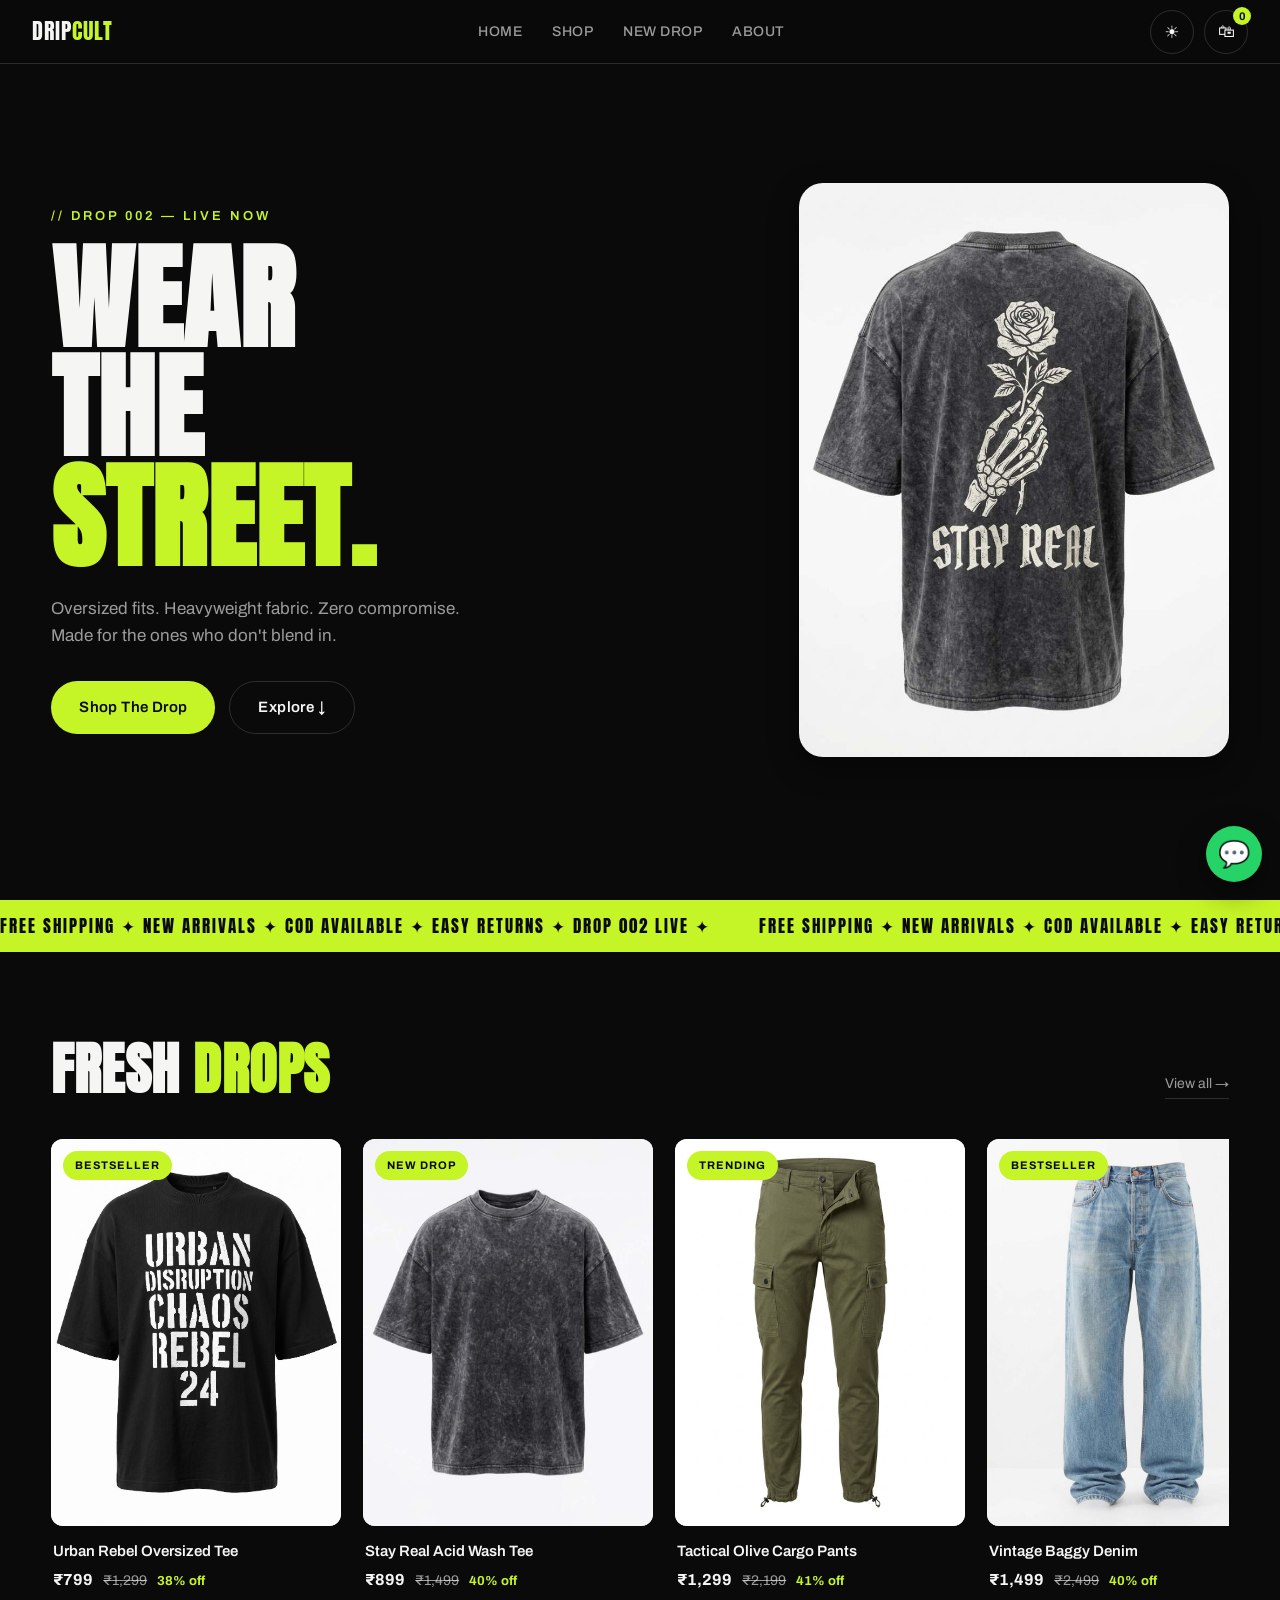
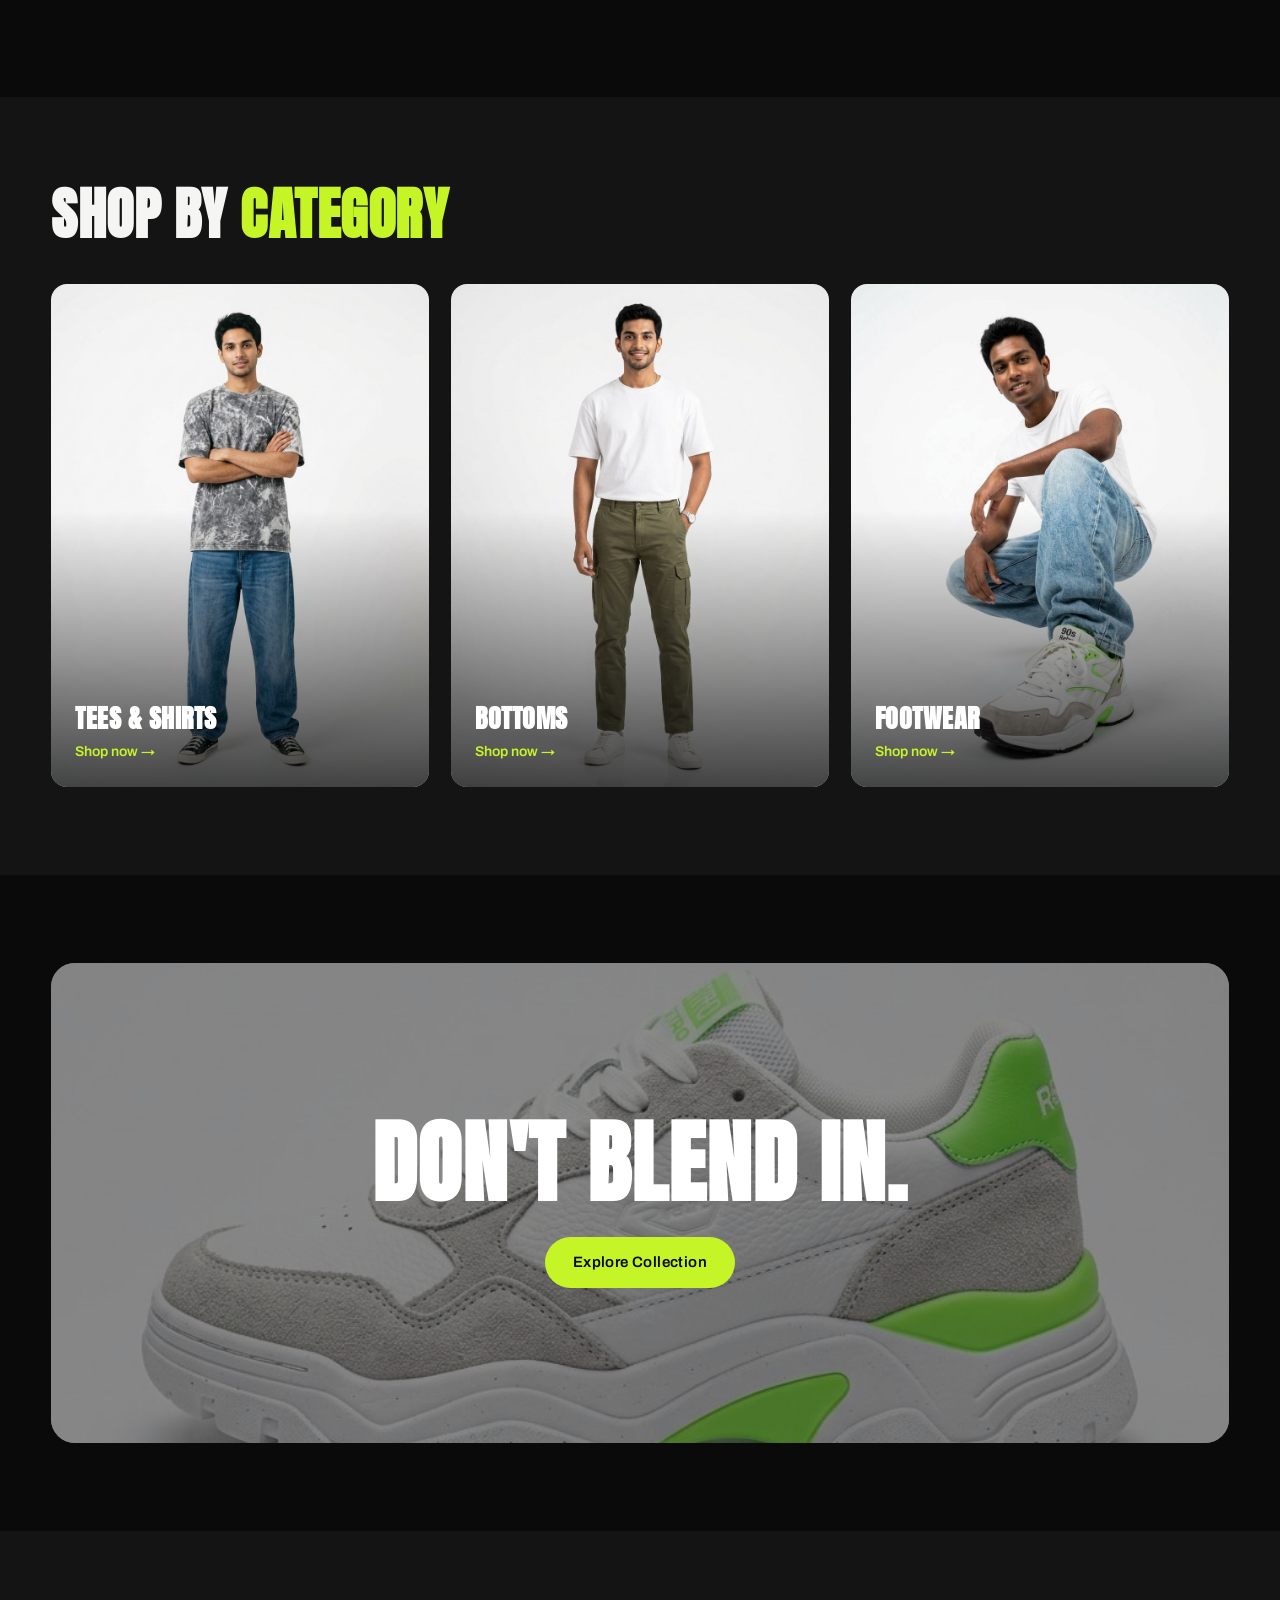
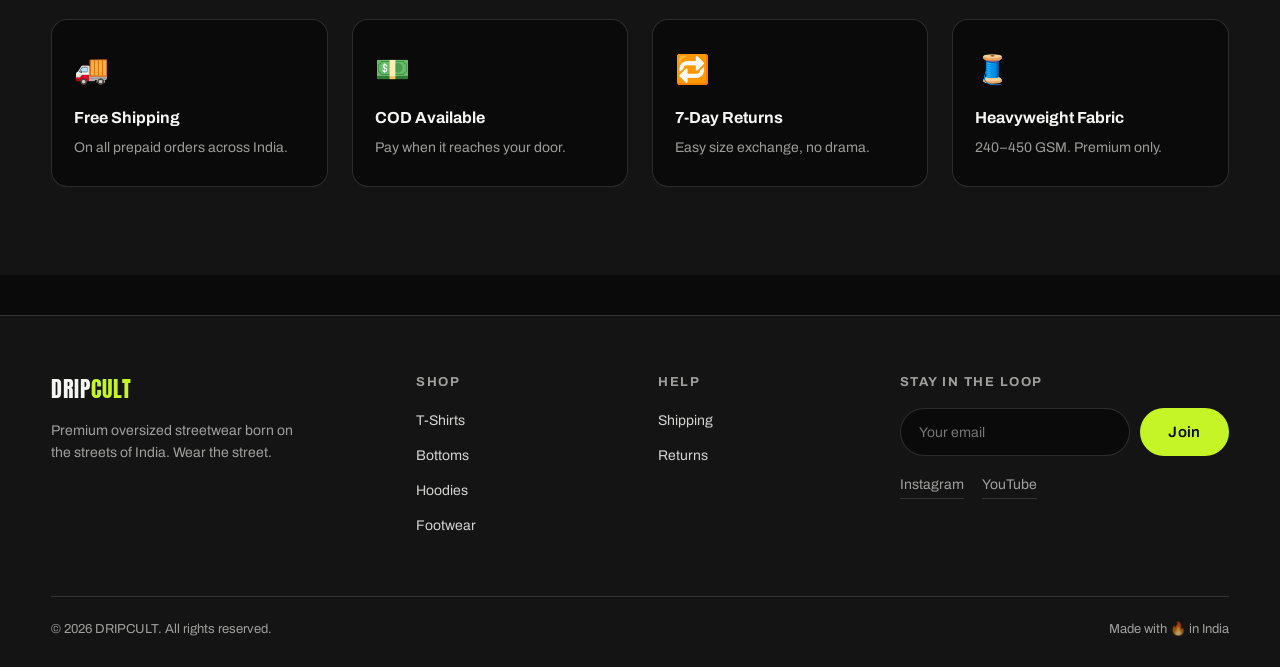
<file: index.html>
<!DOCTYPE html>
<html lang="en" data-theme="dark">
<head>
  <meta charset="UTF-8">
  <meta name="viewport" content="width=device-width, initial-scale=1.0">
  <title>DRIPCULT — Streetwear That Speaks</title>
  <meta name="description" content="Premium oversized streetwear — heavyweight tees, cargos, hoodies & sneakers. Wear the street.">
  <meta name="theme-color" content="#0a0a0a">
  <meta property="og:title" content="DRIPCULT — Streetwear That Speaks">
  <meta property="og:description" content="Premium oversized streetwear — heavyweight tees, cargos, hoodies & sneakers. Wear the street.">
  <meta property="og:type" content="website">
  <meta property="og:image" content="images/hero.jpg">
  <meta name="twitter:card" content="summary_large_image">
  <link rel="icon" href="data:image/svg+xml,<svg xmlns='http://www.w3.org/2000/svg' viewBox='0 0 100 100'><text y='.9em' font-size='90'>🔥</text></svg>">
  <script>
    // localStorage throws in some private modes; without this guard the
    // script dies here and imgFail is never defined, so every image
    // onerror below throws a ReferenceError.
    var savedTheme = 'dark';
    try { savedTheme = localStorage.getItem('theme') || 'dark'; } catch (e) {}
    document.documentElement.setAttribute('data-theme', savedTheme);
    function imgFail(el){ el.style.display='none'; var w = el.closest('.ph-wrap'); if (w) w.classList.add('ph'); }
  </script>
  <link rel="preconnect" href="https://fonts.googleapis.com">
  <link rel="preconnect" href="https://fonts.gstatic.com" crossorigin>
  <link href="https://fonts.googleapis.com/css2?family=Anton&family=Archivo:wght@400;500;600;700&display=swap" rel="stylesheet">
  <link rel="stylesheet" href="css/style.css">
</head>
<body>

  <header class="nav">
    <button class="nav-burger" id="burger" aria-label="Open menu"><span></span><span></span><span></span></button>
    <a href="index.html" class="logo">DRIP<span>CULT</span></a>
    <ul class="nav-links">
      <li><a href="index.html" aria-current="page">Home</a></li>
      <li><a href="shop.html">Shop</a></li>
      <li><a href="shop.html?cat=new">New Drop</a></li>
      <li><a href="#about">About</a></li>
    </ul>
    <div class="nav-actions">
      <button class="icon-btn" data-theme-toggle aria-label="Toggle light/dark theme"><span class="t-icon">☀️</span></button>
      <button class="icon-btn cart-btn" id="cartBtn" aria-label="Open cart">🛍<span class="cart-count" id="cartCount">0</span></button>
    </div>
  </header>

  <div class="mobile-menu" id="mobileMenu">
    <a href="index.html" aria-current="page">Home</a>
    <a href="shop.html">Shop</a>
    <a href="shop.html?cat=new">New Drop</a>
    <a href="#about" data-close-menu>About</a>
  </div>

  <!-- HERO -->
  <section class="hero">
    <div class="hero-inner">
      <div class="hero-text">
        <p class="hero-kicker">// Drop 002 — Live Now</p>
        <h1 class="hero-title"><span>Wear</span><span>The</span><span>Street.</span></h1>
        <p class="hero-sub">Oversized fits. Heavyweight fabric. Zero compromise. Made for the ones who don't blend in.</p>
        <div class="hero-cta">
          <a href="shop.html" class="btn btn-accent">Shop The Drop</a>
          <a href="#featured" class="btn btn-ghost">Explore ↓</a>
        </div>
      </div>
      <div class="hero-img ph-wrap" data-label="hero.jpg — yaha apni hero image daalo">
        <img src="images/hero.jpg" alt="Model wearing DRIPCULT streetwear" onerror="imgFail(this)">
      </div>
    </div>
  </section>

  <!-- MARQUEE -->
  <div class="marquee" aria-hidden="true">
    <div class="marquee-track">
      <span>Free Shipping ✦ New Arrivals ✦ COD Available ✦ Easy Returns ✦ Drop 002 Live ✦</span>
      <span>Free Shipping ✦ New Arrivals ✦ COD Available ✦ Easy Returns ✦ Drop 002 Live ✦</span>
    </div>
  </div>

  <!-- FEATURED -->
  <section class="section" id="featured">
    <div class="container">
      <div class="section-head">
        <h2 class="section-title">Fresh <em>Drops</em></h2>
        <a href="shop.html" class="link-more">View all →</a>
      </div>
      <div class="h-scroll" id="featuredRow"></div>
    </div>
  </section>

  <!-- CATEGORIES -->
  <section class="section section-alt">
    <div class="container">
      <div class="section-head">
        <h2 class="section-title">Shop By <em>Category</em></h2>
      </div>
      <div class="cats">
        <a href="shop.html?cat=tshirts" class="cat ph-wrap" data-label="1-model-front.jpg">
          <img src="images/products/1-model-front.jpg" alt="Tees & Shirts" loading="lazy" onerror="imgFail(this)">
          <div class="cat-label"><h3>Tees & Shirts</h3><span>Shop now →</span></div>
        </a>
        <a href="shop.html?cat=bottoms" class="cat ph-wrap" data-label="3-model-front.jpg">
          <img src="images/products/3-model-front.jpg" alt="Bottoms" loading="lazy" onerror="imgFail(this)">
          <div class="cat-label"><h3>Bottoms</h3><span>Shop now →</span></div>
        </a>
        <a href="shop.html?cat=footwear" class="cat ph-wrap" data-label="7-model-front.jpg">
          <img src="images/products/7-model-front.jpg" alt="Footwear" loading="lazy" onerror="imgFail(this)">
          <div class="cat-label"><h3>Footwear</h3><span>Shop now →</span></div>
        </a>
      </div>
    </div>
  </section>

  <!-- BANNER -->
  <section class="section">
    <div class="container">
      <div class="banner ph-wrap" data-label="lookbook.jpg — yaha wide lookbook image daalo">
        <img src="images/lookbook.jpg" alt="DRIPCULT lookbook" loading="lazy" onerror="imgFail(this)">
        <div class="banner-content">
          <h2>Don't Blend In.</h2>
          <a href="shop.html" class="btn btn-accent">Explore Collection</a>
        </div>
      </div>
    </div>
  </section>

  <!-- FEATURES -->
  <section class="section section-alt" id="about">
    <div class="container">
      <div class="features">
        <div class="feature"><span class="f-icon">🚚</span><h4>Free Shipping</h4><p>On all prepaid orders across India.</p></div>
        <div class="feature"><span class="f-icon">💵</span><h4>COD Available</h4><p>Pay when it reaches your door.</p></div>
        <div class="feature"><span class="f-icon">🔁</span><h4>7-Day Returns</h4><p>Easy size exchange, no drama.</p></div>
        <div class="feature"><span class="f-icon">🧵</span><h4>Heavyweight Fabric</h4><p>240–450 GSM. Premium only.</p></div>
      </div>
    </div>
  </section>

  <!-- FOOTER -->
  <footer class="footer">
    <div class="container">
      <div class="footer-grid">
        <div>
          <a href="index.html" class="logo">DRIP<span>CULT</span></a>
          <p class="foot-desc">Premium oversized streetwear born on the streets of India. Wear the street.</p>
        </div>
        <div>
          <h5>Shop</h5>
          <ul>
            <li><a href="shop.html?cat=tshirts">T-Shirts</a></li>
            <li><a href="shop.html?cat=bottoms">Bottoms</a></li>
            <li><a href="shop.html?cat=hoodies">Hoodies</a></li>
            <li><a href="shop.html?cat=footwear">Footwear</a></li>
          </ul>
        </div>
        <div>
          <h5>Help</h5>
          <ul>
            <li><a href="#about">Shipping</a></li>
            <li><a href="#about">Returns</a></li>
          </ul>
        </div>
        <div>
          <h5>Stay in the loop</h5>
          <form class="news-form">
            <input type="email" placeholder="Your email" required aria-label="Email">
            <button class="btn btn-accent" type="submit">Join</button>
          </form>
          <div class="socials"><a href="#" aria-label="Instagram">Instagram</a><a href="#" aria-label="YouTube">YouTube</a></div>
        </div>
      </div>
      <div class="foot-note">
        <span>© 2026 DRIPCULT. All rights reserved.</span>
        <span>Made with 🔥 in India</span>
      </div>
    </div>
  </footer>

  <script src="https://cdn.jsdelivr.net/npm/gsap@3.12.5/dist/gsap.min.js"></script>
  <script src="js/products.js"></script>
  <script src="js/main.js"></script>
</body>
</html>
</file>
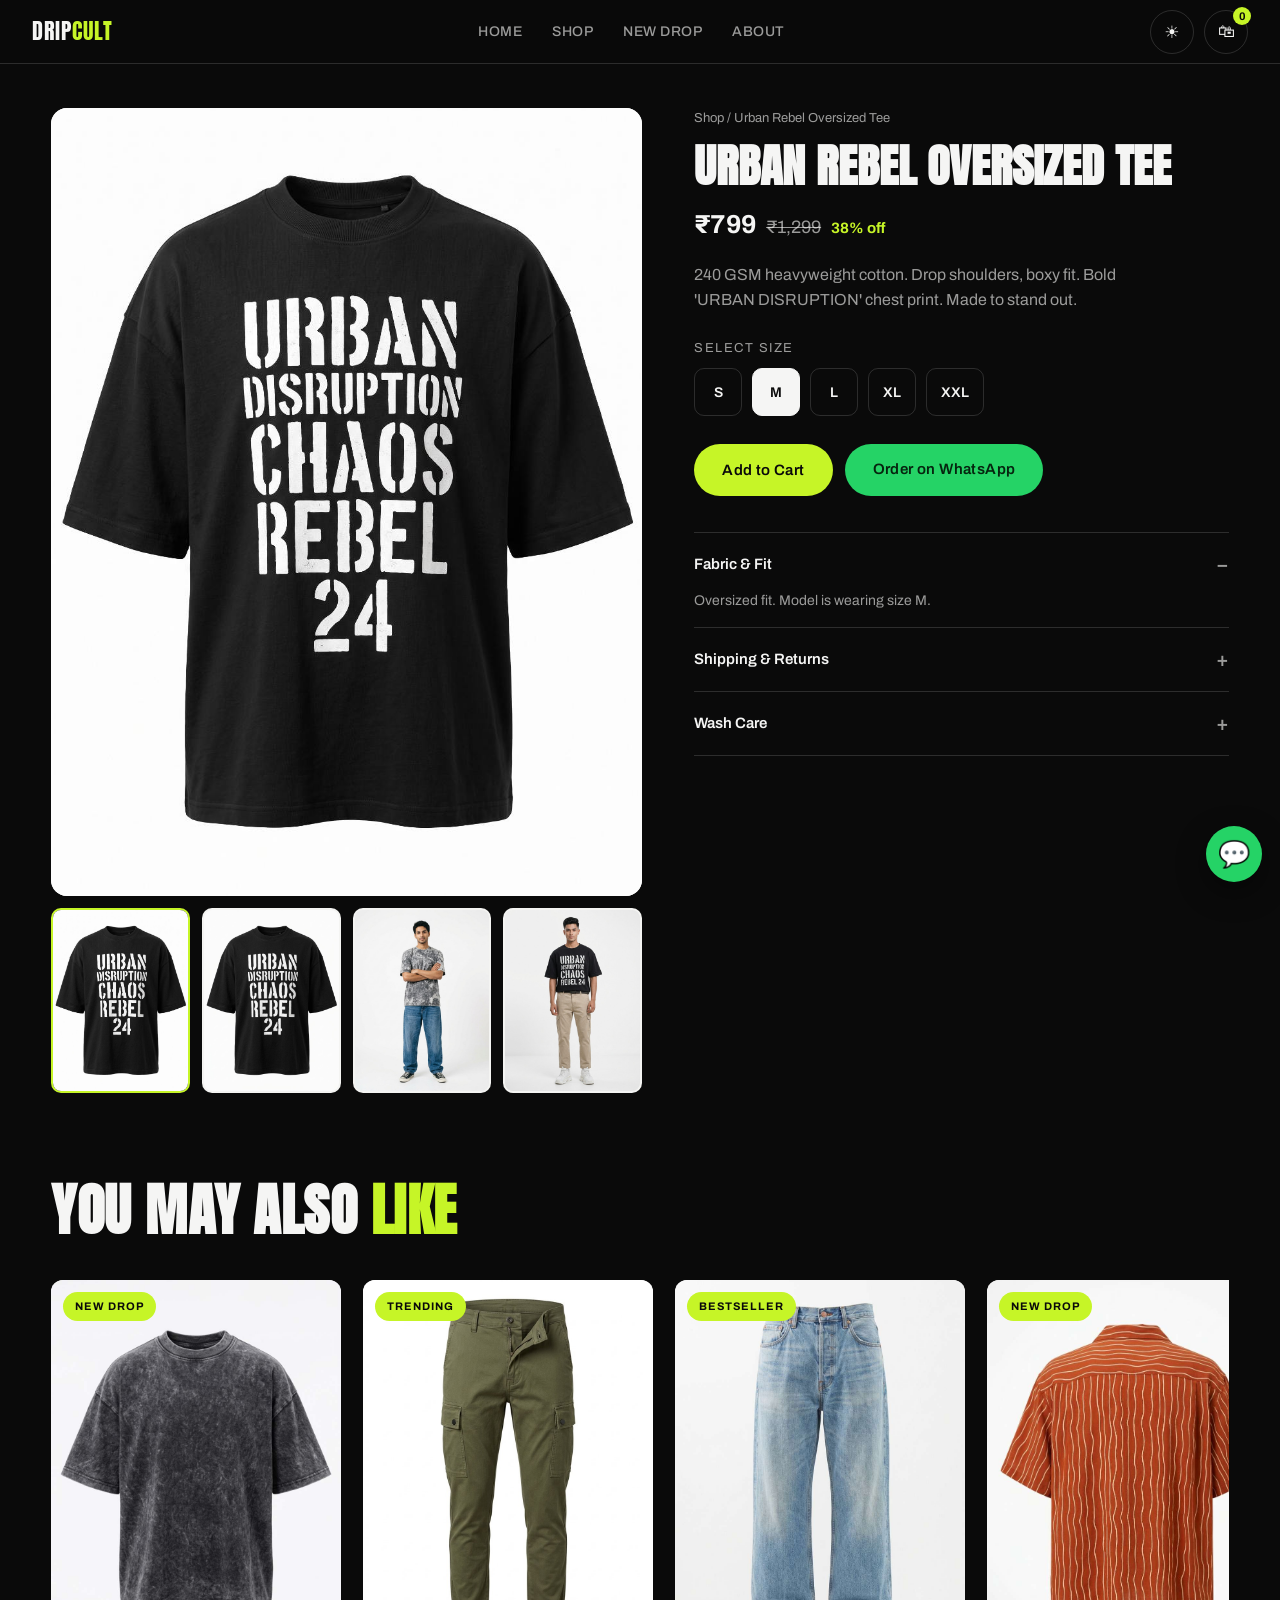
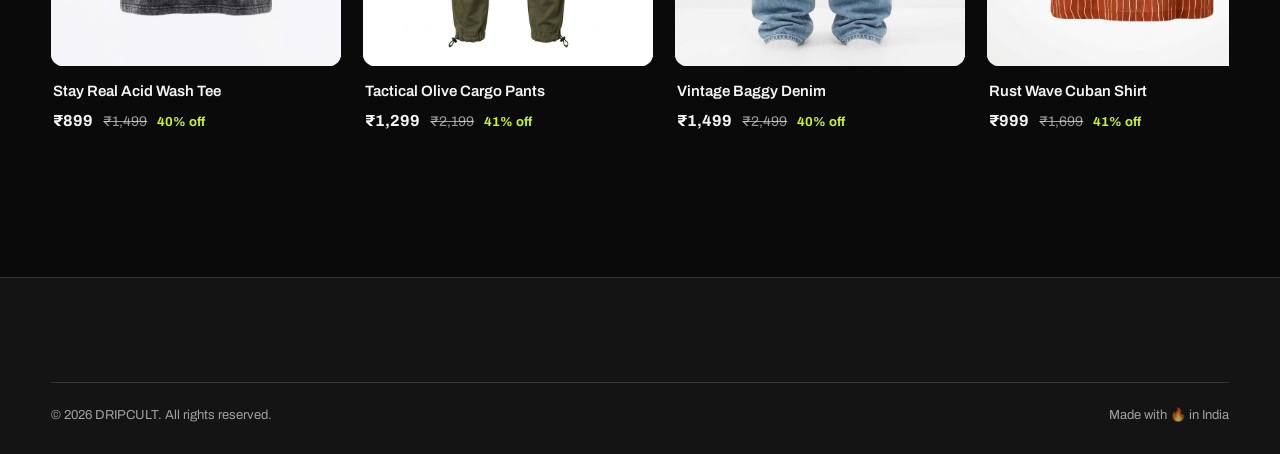
<file: product.html>
<!DOCTYPE html>
<html lang="en" data-theme="dark">
<head>
  <meta charset="UTF-8">
  <meta name="viewport" content="width=device-width, initial-scale=1.0">
  <title>Product — DRIPCULT</title>
  <meta name="description" content="Shop DRIPCULT streetwear — heavyweight tees, cargos, hoodies & sneakers with size selector and WhatsApp ordering.">
  <meta name="theme-color" content="#0a0a0a">
  <meta property="og:title" content="DRIPCULT — Streetwear That Speaks">
  <meta property="og:description" content="Shop DRIPCULT streetwear — heavyweight tees, cargos, hoodies & sneakers with size selector and WhatsApp ordering.">
  <meta property="og:type" content="website">
  <meta property="og:image" content="images/hero.jpg">
  <meta name="twitter:card" content="summary_large_image">
  <script>
    // localStorage throws in some private modes; without this guard the
    // script dies here and imgFail is never defined, so every image
    // onerror below throws a ReferenceError.
    var savedTheme = 'dark';
    try { savedTheme = localStorage.getItem('theme') || 'dark'; } catch (e) {}
    document.documentElement.setAttribute('data-theme', savedTheme);
    function imgFail(el){ el.style.display='none'; var w = el.closest('.ph-wrap'); if (w) w.classList.add('ph'); }
  </script>
  <link rel="preconnect" href="https://fonts.googleapis.com">
  <link rel="preconnect" href="https://fonts.gstatic.com" crossorigin>
  <link href="https://fonts.googleapis.com/css2?family=Anton&family=Archivo:wght@400;500;600;700&display=swap" rel="stylesheet">
  <link rel="stylesheet" href="css/style.css">
</head>
<body>

  <header class="nav">
    <button class="nav-burger" id="burger" aria-label="Open menu"><span></span><span></span><span></span></button>
    <a href="index.html" class="logo">DRIP<span>CULT</span></a>
    <ul class="nav-links">
      <li><a href="index.html">Home</a></li>
      <li><a href="shop.html" aria-current="page">Shop</a></li>
      <li><a href="shop.html?cat=new">New Drop</a></li>
      <li><a href="index.html#about">About</a></li>
    </ul>
    <div class="nav-actions">
      <button class="icon-btn" data-theme-toggle aria-label="Toggle light/dark theme"><span class="t-icon">☀️</span></button>
      <button class="icon-btn cart-btn" id="cartBtn" aria-label="Open cart">🛍<span class="cart-count" id="cartCount">0</span></button>
    </div>
  </header>

  <div class="mobile-menu" id="mobileMenu">
    <a href="index.html">Home</a>
    <a href="shop.html" aria-current="page">Shop</a>
    <a href="shop.html?cat=new">New Drop</a>
    <a href="index.html#about">About</a>
  </div>

  <main class="container" id="productPage">
    <div class="product-layout">
      <div class="gallery">
        <div class="gallery-main ph-wrap" id="galleryMain" data-label="Product image">
          <img id="mainImg" src="" alt="Product image">
        </div>
        <div class="thumbs" id="thumbs"></div>
      </div>
      <div class="p-info">
        <p class="crumb"><a href="shop.html">Shop</a> / <span id="crumbName"></span></p>
        <h1 id="pName"></h1>
        <div class="price-row big">
          <span class="price" id="pPrice"></span>
          <s class="mrp" id="pMrp"></s>
          <span class="off" id="pOff"></span>
        </div>
        <p class="p-desc" id="pDesc"></p>
        <p class="label">Select Size</p>
        <div class="sizes" id="sizes"></div>
        <div class="p-actions">
          <button class="btn btn-accent" id="addBtn">Add to Cart</button>
          <a class="btn btn-wa" id="waBtn" href="#" target="_blank" rel="noopener">Order on WhatsApp</a>
        </div>
        <div class="accordions">
          <details class="acc" open>
            <summary>Fabric & Fit</summary>
            <p id="pFit">Oversized fit. Model is wearing size M.</p>
          </details>
          <details class="acc">
            <summary>Shipping & Returns</summary>
            <p>Free shipping on prepaid orders. COD available. 7-day easy size exchange.</p>
          </details>
          <details class="acc">
            <summary>Wash Care</summary>
            <p>Machine wash cold, inside out. Do not bleach. Do not iron on print.</p>
          </details>
        </div>
      </div>
    </div>

    <section class="section">
      <div class="section-head">
        <h2 class="section-title">You May Also <em>Like</em></h2>
      </div>
      <div class="h-scroll" id="relatedRow"></div>
    </section>
  </main>

  <!-- Mobile sticky buy bar -->
  <div class="sticky-bar" id="stickyBar">
    <div class="sticky-price"><span class="price" id="sPrice"></span><s class="mrp" id="sMrp"></s></div>
    <button class="btn btn-accent" id="stickyAdd">Add to Cart</button>
  </div>

  <footer class="footer">
    <div class="container">
      <div class="foot-note">
        <span>© 2026 DRIPCULT. All rights reserved.</span>
        <span>Made with 🔥 in India</span>
      </div>
    </div>
  </footer>

  <script src="https://cdn.jsdelivr.net/npm/gsap@3.12.5/dist/gsap.min.js"></script>
  <script src="js/products.js"></script>
  <script src="js/main.js"></script>
</body>
</html>
</file>
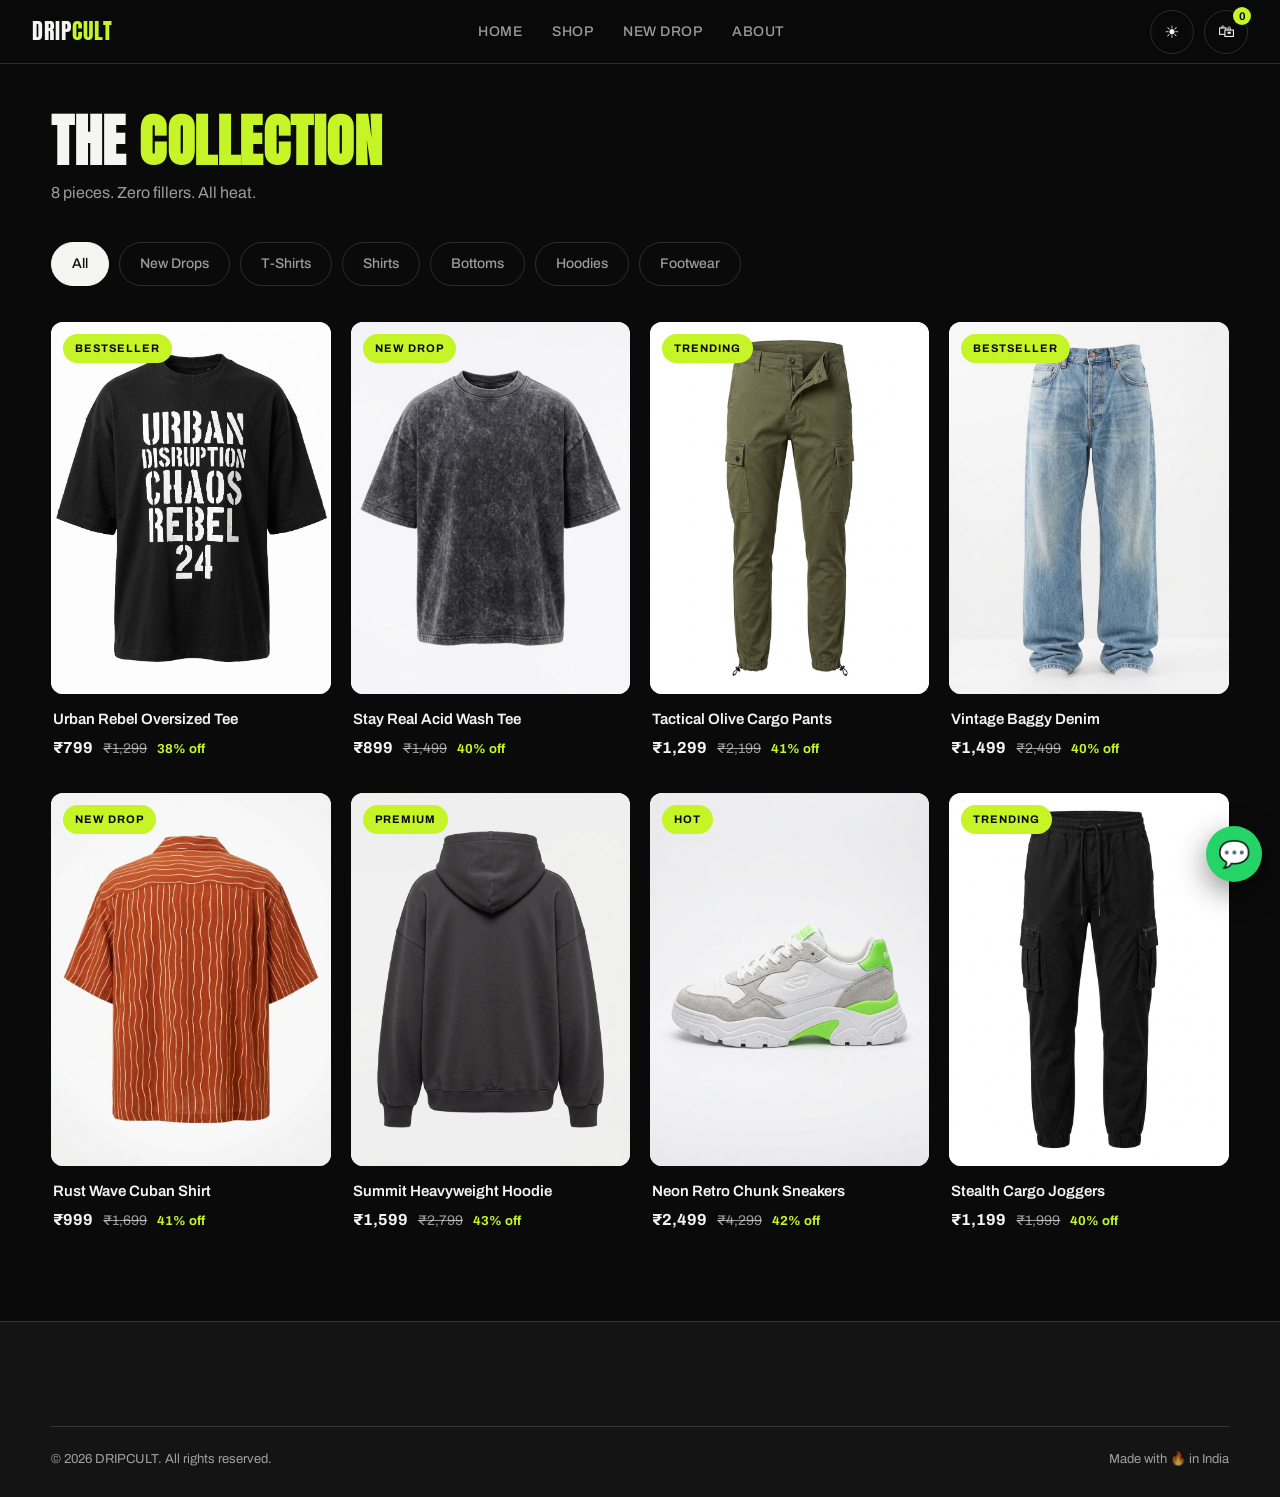
<file: shop.html>
<!DOCTYPE html>
<html lang="en" data-theme="dark">
<head>
  <meta charset="UTF-8">
  <meta name="viewport" content="width=device-width, initial-scale=1.0">
  <title>Shop — DRIPCULT</title>
  <meta name="description" content="Shop premium oversized streetwear — tees, cargos, hoodies & sneakers.">
  <meta name="theme-color" content="#0a0a0a">
  <meta property="og:title" content="Shop — DRIPCULT">
  <meta property="og:description" content="Shop premium oversized streetwear — tees, cargos, hoodies & sneakers.">
  <meta property="og:type" content="website">
  <meta property="og:image" content="images/hero.jpg">
  <meta name="twitter:card" content="summary_large_image">
  <script>
    // localStorage throws in some private modes; without this guard the
    // script dies here and imgFail is never defined, so every image
    // onerror below throws a ReferenceError.
    var savedTheme = 'dark';
    try { savedTheme = localStorage.getItem('theme') || 'dark'; } catch (e) {}
    document.documentElement.setAttribute('data-theme', savedTheme);
    function imgFail(el){ el.style.display='none'; var w = el.closest('.ph-wrap'); if (w) w.classList.add('ph'); }
  </script>
  <link rel="preconnect" href="https://fonts.googleapis.com">
  <link rel="preconnect" href="https://fonts.gstatic.com" crossorigin>
  <link href="https://fonts.googleapis.com/css2?family=Anton&family=Archivo:wght@400;500;600;700&display=swap" rel="stylesheet">
  <link rel="stylesheet" href="css/style.css">
</head>
<body>

  <header class="nav">
    <button class="nav-burger" id="burger" aria-label="Open menu"><span></span><span></span><span></span></button>
    <a href="index.html" class="logo">DRIP<span>CULT</span></a>
    <ul class="nav-links">
      <li><a href="index.html">Home</a></li>
      <li><a href="shop.html" aria-current="page">Shop</a></li>
      <li><a href="shop.html?cat=new">New Drop</a></li>
      <li><a href="index.html#about">About</a></li>
    </ul>
    <div class="nav-actions">
      <button class="icon-btn" data-theme-toggle aria-label="Toggle light/dark theme"><span class="t-icon">☀️</span></button>
      <button class="icon-btn cart-btn" id="cartBtn" aria-label="Open cart">🛍<span class="cart-count" id="cartCount">0</span></button>
    </div>
  </header>

  <div class="mobile-menu" id="mobileMenu">
    <a href="index.html">Home</a>
    <a href="shop.html" aria-current="page">Shop</a>
    <a href="shop.html?cat=new">New Drop</a>
    <a href="index.html#about">About</a>
  </div>

  <main class="container">
    <div class="page-head">
      <h1 class="section-title">The <em>Collection</em></h1>
      <p class="page-sub">8 pieces. Zero fillers. All heat.</p>
    </div>

    <div class="filters" id="filters">
      <button class="filter-btn active" data-filter="all">All</button>
      <button class="filter-btn" data-filter="new">New Drops</button>
      <button class="filter-btn" data-filter="tshirts">T-Shirts</button>
      <button class="filter-btn" data-filter="shirts">Shirts</button>
      <button class="filter-btn" data-filter="bottoms">Bottoms</button>
      <button class="filter-btn" data-filter="hoodies">Hoodies</button>
      <button class="filter-btn" data-filter="footwear">Footwear</button>
    </div>

    <div class="grid" id="shopGrid"></div>
  </main>

  <footer class="footer">
    <div class="container">
      <div class="foot-note">
        <span>© 2026 DRIPCULT. All rights reserved.</span>
        <span>Made with 🔥 in India</span>
      </div>
    </div>
  </footer>

  <script src="https://cdn.jsdelivr.net/npm/gsap@3.12.5/dist/gsap.min.js"></script>
  <script src="js/products.js"></script>
  <script src="js/main.js"></script>
</body>
</html>
</file>
<file: css/style.css>
/* ============================================
   DRIPCULT — style.css
   Dark streetwear theme + Light mode toggle
   ============================================ */

:root {
  --nav-h: 64px;
  --radius: 12px;
  --font-display: 'Anton', 'Impact', 'Arial Black', sans-serif;
  --font-body: 'Archivo', 'Segoe UI', system-ui, sans-serif;
}

html[data-theme="dark"] {
  --bg: #0a0a0a;
  --surface: #141414;
  --surface2: #1e1e1e;
  --text: #f5f5f4;
  --muted: rgba(245, 245, 244, 0.62);
  --border: rgba(255, 255, 255, 0.14);
  --accent: #c6f527;
  --accent-ink: #c6f527;
  --accent-text: #0a0a0a;
  --card-img-bg: #f4f4f2;
  --shadow: 0 10px 30px rgba(0, 0, 0, 0.45);
}

html[data-theme="light"] {
  --bg: #f6f6f4;
  --surface: #ffffff;
  --surface2: #ebebe8;
  --text: #131312;
  --muted: rgba(19, 19, 18, 0.6);
  --border: rgba(19, 19, 18, 0.14);
  --accent: #c6f527;
  --accent-ink: #5a7a00;
  --accent-text: #0a0a0a;
  --card-img-bg: #ffffff;
  --shadow: 0 10px 30px rgba(0, 0, 0, 0.08);
}

* { margin: 0; padding: 0; box-sizing: border-box; }

html { scroll-behavior: smooth; }

body {
  background: var(--bg);
  color: var(--text);
  font-family: var(--font-body);
  font-size: 16px;
  line-height: 1.55;
  transition: background 0.3s ease, color 0.3s ease;
  -webkit-font-smoothing: antialiased;
}

img { max-width: 100%; display: block; }
a { color: inherit; text-decoration: none; }
ul { list-style: none; }
button { font-family: inherit; cursor: pointer; border: none; background: none; color: inherit; font-size: inherit; }

/* Visible keyboard focus on every interactive element: the browser default
   is inconsistent and easy to miss on the dark custom controls, so use one
   on-brand ring. :focus-visible keeps mouse users unaffected. */
:focus-visible { outline: 3px solid var(--accent); outline-offset: 2px; }

.container { width: min(1200px, 92%); margin: 0 auto; }

/* ---------- NAV ---------- */
.nav {
  position: fixed; top: 0; left: 0; right: 0; z-index: 100;
  height: var(--nav-h);
  display: flex; align-items: center; justify-content: space-between;
  padding: 0 clamp(16px, 4vw, 32px);
  background: color-mix(in srgb, var(--bg) 82%, transparent);
  backdrop-filter: blur(14px);
  -webkit-backdrop-filter: blur(14px);
  border-bottom: 1px solid var(--border);
}

.logo {
  font-family: var(--font-display);
  font-size: 22px; letter-spacing: 1px; text-transform: uppercase;
}
.logo span { color: var(--accent-ink); }

.nav-links { display: flex; gap: 30px; }
.nav-links a {
  font-size: 14px; font-weight: 500; letter-spacing: 0.5px; text-transform: uppercase;
  color: var(--muted); transition: color 0.2s;
  padding: 12px 0;
}
.nav-links a:hover { color: var(--text); }

.nav-actions { display: flex; gap: 10px; align-items: center; }

.icon-btn {
  width: 44px; height: 44px; display: grid; place-items: center;
  border: 1px solid var(--border); border-radius: 50%;
  font-size: 17px; transition: border-color 0.2s, transform 0.2s;
  position: relative;
}
.icon-btn:hover { border-color: var(--text); transform: translateY(-1px); }

.cart-count {
  position: absolute; top: -4px; right: -4px;
  background: var(--accent); color: var(--accent-text);
  font-size: 11px; font-weight: 700;
  min-width: 18px; height: 18px; border-radius: 999px;
  display: grid; place-items: center; padding: 0 4px;
}

/* Burger */
.nav-burger { display: none; flex-direction: column; gap: 5px; width: 44px; height: 44px; align-items: center; justify-content: center; }
.nav-burger span { display: block; width: 22px; height: 2px; background: var(--text); transition: transform 0.3s, opacity 0.3s; }
.nav-burger.open span:nth-child(1) { transform: translateY(7px) rotate(45deg); }
.nav-burger.open span:nth-child(2) { opacity: 0; }
.nav-burger.open span:nth-child(3) { transform: translateY(-7px) rotate(-45deg); }

/* Mobile menu */
.mobile-menu {
  position: fixed; inset: 0; z-index: 95;
  background: var(--bg);
  display: flex; flex-direction: column; justify-content: center; gap: 8px;
  padding: 0 8%;
  transform: translateY(-102%);
  /* Off-screen is not hidden: the translated menu stayed in the tab order,
     so keyboard users tabbed through invisible links. Keep it out of the
     tab order and screen readers until it opens (visibility flips at the
     end of the close slide, at the start of the open slide). */
  visibility: hidden;
  transition: transform 0.45s cubic-bezier(0.77, 0, 0.18, 1), visibility 0s linear 0.45s;
}
.mobile-menu.open { transform: none; visibility: visible; transition: transform 0.45s cubic-bezier(0.77, 0, 0.18, 1), visibility 0s; }
.mobile-menu a {
  font-family: var(--font-display);
  font-size: clamp(40px, 10vw, 64px);
  text-transform: uppercase; line-height: 1.15;
  color: var(--text); transition: color 0.2s;
}
.mobile-menu a:hover { color: var(--accent-ink); }

/* ---------- HERO ---------- */
.hero {
  min-height: 100svh;
  display: flex; align-items: center;
  padding: calc(var(--nav-h) + 40px) 0 64px;
  overflow: hidden;
}
.hero-inner {
  width: min(1200px, 92%); margin: 0 auto;
  display: grid; grid-template-columns: 1.1fr 0.9fr;
  gap: 48px; align-items: center;
}
.hero-kicker {
  color: var(--accent-ink); font-weight: 600; font-size: 13px;
  letter-spacing: 3px; text-transform: uppercase; margin-bottom: 18px;
}
.hero-title {
  font-family: var(--font-display);
  font-size: clamp(56px, 9vw, 118px);
  line-height: 0.95; text-transform: uppercase; letter-spacing: 1px;
}
.hero-title span { display: block; }
.hero-title span:nth-child(3) { color: var(--accent-ink); }
.hero-sub { color: var(--muted); max-width: 430px; margin: 24px 0 32px; font-size: 17px; }
.hero-cta { display: flex; gap: 14px; flex-wrap: wrap; }

.hero-img {
  border-radius: 24px; overflow: hidden;
  aspect-ratio: 3 / 4; width: 100%; max-width: 430px; justify-self: end;
  background: var(--surface);
  box-shadow: var(--shadow);
}
.hero-img img { width: 100%; height: 100%; object-fit: cover; }

/* ---------- BUTTONS ---------- */
.btn {
  display: inline-flex; align-items: center; justify-content: center;
  padding: 14px 28px; min-height: 48px;
  border-radius: 999px;
  font-weight: 600; font-size: 15px; letter-spacing: 0.4px;
  transition: transform 0.22s, box-shadow 0.22s, background 0.22s;
  white-space: nowrap;
}
.btn-accent { background: var(--accent); color: var(--accent-text); }
.btn-accent:hover { transform: translateY(-2px); box-shadow: 0 8px 24px rgba(198, 245, 39, 0.32); }
/* A disabled button (e.g. Add to Cart on a size-less product) must look
   unclickable, not like a live accent button — and must not lift on hover. */
.btn:disabled { opacity: .45; cursor: not-allowed; }
.btn-accent:disabled:hover, .btn-wa:disabled:hover { transform: none; box-shadow: none; }
.btn-ghost { border: 1px solid var(--border); color: var(--text); }
.btn-ghost:hover { border-color: var(--text); transform: translateY(-2px); }
.btn-wa { background: #25d366; color: #06250f; }
.btn-wa:hover { transform: translateY(-2px); box-shadow: 0 8px 24px rgba(37, 211, 102, 0.32); }

/* ---------- PLACEHOLDER (missing images) ---------- */
.ph-wrap { position: relative; }
.ph { background: linear-gradient(135deg, var(--surface2), var(--surface)) !important; }
.ph::after {
  content: "📷 " attr(data-label);
  position: absolute; inset: 0; z-index: 0;
  display: grid; place-items: center;
  color: var(--muted); font-size: 13px; letter-spacing: 0.5px;
  text-align: center; padding: 16px;
}

/* ---------- MARQUEE ---------- */
.marquee {
  background: var(--accent); color: var(--accent-text);
  overflow: hidden; padding: 13px 0;
}
.marquee-track {
  display: flex; gap: 48px; width: max-content;
  white-space: nowrap;
  animation: marquee 22s linear infinite;
  font-family: var(--font-display); font-size: 17px;
  letter-spacing: 2px; text-transform: uppercase;
}
@keyframes marquee { to { transform: translateX(-50%); } }

/* ---------- SECTIONS ---------- */
/* The nav is fixed (64px), so an anchor jump (#featured, #about) used to
   park the section title underneath it. Offset anchored sections by the
   nav height plus a breathing gap. */
.section[id] { scroll-margin-top: calc(var(--nav-h) + 16px); }

.section { padding: 88px 0; }
.section-alt { background: var(--surface); }

.section-head {
  display: flex; justify-content: space-between; align-items: flex-end;
  gap: 16px; flex-wrap: wrap; margin-bottom: 40px;
}
.section-title {
  font-family: var(--font-display);
  font-size: clamp(34px, 5vw, 56px);
  text-transform: uppercase; line-height: 1.05; letter-spacing: 0.5px;
}
.section-title em { color: var(--accent-ink); font-style: normal; }
.link-more { color: var(--muted); font-size: 14px; border-bottom: 1px solid var(--border); padding-bottom: 3px; transition: color 0.2s; }
.link-more:hover { color: var(--text); }

/* ---------- HORIZONTAL SCROLL ROW ---------- */
.h-scroll {
  display: grid; grid-auto-flow: column;
  grid-auto-columns: min(290px, 74vw);
  gap: 22px;
  overflow-x: auto; padding-bottom: 16px;
  scroll-snap-type: x mandatory;
}
.h-scroll > * { scroll-snap-align: start; }
.h-scroll::-webkit-scrollbar { height: 6px; }
.h-scroll::-webkit-scrollbar-thumb { background: var(--border); border-radius: 999px; }

/* ---------- PRODUCT CARD ---------- */
.card { display: block; transition: transform 0.3s ease; }
.card:hover { transform: scale(1.04); position: relative; z-index: 3; }
.card-img {
  position: relative; aspect-ratio: 3 / 4;
  border-radius: var(--radius); overflow: hidden;
  background: var(--card-img-bg);
}
.card-img img {
  position: relative; z-index: 1;
  width: 100%; height: 100%; object-fit: cover;
  transition: opacity 0.35s ease, transform 0.5s ease;
}

.tag {
  position: absolute; top: 12px; left: 12px; z-index: 3;
  background: var(--accent); color: var(--accent-text);
  font-size: 11px; font-weight: 700; letter-spacing: 1px; text-transform: uppercase;
  padding: 6px 12px; border-radius: 999px;
}

.card-info { padding: 14px 2px 0; }
.card-info h4 { font-size: 15px; font-weight: 600; }
.price-row { display: flex; gap: 10px; align-items: baseline; margin-top: 5px; flex-wrap: wrap; }
.price { font-weight: 700; font-size: 16px; }
.mrp { color: var(--muted); font-size: 14px; }
.off { color: var(--accent-ink); font-size: 13px; font-weight: 700; }
.price-row.big .price { font-size: 26px; }
.price-row.big .mrp { font-size: 18px; }
.price-row.big .off { font-size: 15px; }

/* ---------- CATEGORIES ---------- */
.cats { display: grid; grid-template-columns: repeat(3, 1fr); gap: 22px; }
.cat {
  position: relative; aspect-ratio: 3 / 4;
  border-radius: 16px; overflow: hidden;
  display: flex; align-items: flex-end; padding: 24px;
  background: var(--surface2);
}
.cat img { position: absolute; inset: 0; z-index: 1; width: 100%; height: 100%; object-fit: cover; transition: transform 0.5s ease; }
.cat:hover img { transform: scale(1.05); }
.cat::before {
  content: ""; position: absolute; inset: 0; z-index: 2;
  background: linear-gradient(to top, rgba(0, 0, 0, 0.72), transparent 55%);
}
.cat-label { position: relative; z-index: 3; color: #fff; }
.cat-label h3 { font-family: var(--font-display); font-size: 26px; text-transform: uppercase; letter-spacing: 0.5px; }
.cat-label span { color: #c6f527; font-size: 14px; font-weight: 600; }

/* ---------- BANNER ---------- */
.banner {
  position: relative; min-height: 480px;
  border-radius: 24px; overflow: hidden;
  display: grid; place-items: center; text-align: center;
  background: var(--surface2);
}
.banner img { position: absolute; inset: 0; z-index: 1; width: 100%; height: 100%; object-fit: cover; }
.banner::before { content: ""; position: absolute; inset: 0; z-index: 2; background: rgba(0, 0, 0, 0.45); }
.banner-content { position: relative; z-index: 3; padding: 48px 24px; }
.banner-content h2 {
  font-family: var(--font-display); color: #fff;
  font-size: clamp(44px, 7vw, 90px); text-transform: uppercase;
  line-height: 1; margin-bottom: 28px; letter-spacing: 1px;
}

/* ---------- FEATURES ---------- */
.features { display: grid; grid-template-columns: repeat(4, 1fr); gap: 24px; }
.feature {
  background: var(--bg); border: 1px solid var(--border);
  border-radius: 16px; padding: 28px 22px;
}
.f-icon { font-size: 28px; display: block; margin-bottom: 14px; }
.feature h4 { font-size: 16px; margin-bottom: 6px; }
.feature p { color: var(--muted); font-size: 14px; }

/* ---------- FOOTER ---------- */
.footer { border-top: 1px solid var(--border); background: var(--surface); padding: 56px 0 28px; margin-top: 40px; }
.footer-grid { display: grid; grid-template-columns: 1.6fr 1fr 1fr 1.6fr; gap: 36px; }
.foot-desc { color: var(--muted); font-size: 14px; margin-top: 14px; max-width: 260px; }
.footer h5 { font-size: 13px; text-transform: uppercase; letter-spacing: 1.5px; margin-bottom: 16px; color: var(--muted); }
.footer ul li { margin-bottom: 10px; }
.footer ul a { font-size: 14px; color: var(--text); opacity: 0.85; }
.footer ul a:hover { color: var(--accent-ink); }
.news-form { display: flex; gap: 10px; }
.news-form input {
  flex: 1; min-width: 0; padding: 12px 18px;
  background: var(--bg); color: var(--text);
  border: 1px solid var(--border); border-radius: 999px;
  font-family: inherit; font-size: 14px;
}
.news-form input:focus { outline: 2px solid var(--accent); outline-offset: 1px; }
.socials { display: flex; gap: 18px; margin-top: 18px; }
.socials a { font-size: 14px; color: var(--muted); border-bottom: 1px solid var(--border); padding-bottom: 2px; }
.socials a:hover { color: var(--text); }
.foot-note {
  margin-top: 48px; padding-top: 22px; border-top: 1px solid var(--border);
  color: var(--muted); font-size: 13px;
  display: flex; justify-content: space-between; flex-wrap: wrap; gap: 8px;
}

/* ---------- SHOP PAGE ---------- */
.page-head { padding: calc(var(--nav-h) + 48px) 0 8px; }
.page-sub { color: var(--muted); margin-top: 10px; }
.filters { display: flex; gap: 10px; flex-wrap: wrap; margin: 28px 0 36px; }
.filter-btn {
  padding: 11px 20px; min-height: 44px;
  border: 1px solid var(--border); border-radius: 999px;
  color: var(--muted); font-size: 14px; font-weight: 500;
  transition: all 0.2s;
}
.filter-btn:hover { color: var(--text); border-color: var(--text); }
.filter-btn.active { background: var(--text); color: var(--bg); border-color: var(--text); }

.grid { display: grid; grid-template-columns: repeat(4, 1fr); gap: 32px 20px; padding-bottom: 48px; }

/* ---------- PRODUCT PAGE ---------- */
.product-layout {
  display: grid; grid-template-columns: 1.05fr 0.95fr;
  gap: 52px; padding-top: calc(var(--nav-h) + 44px);
}
.gallery-main { aspect-ratio: 3 / 4; border-radius: 16px; overflow: hidden; background: var(--card-img-bg); }
.gallery-main img { width: 100%; height: 100%; object-fit: cover; }
.thumbs { display: grid; grid-template-columns: repeat(4, 1fr); gap: 12px; margin-top: 12px; }
.thumb {
  aspect-ratio: 3 / 4; border-radius: 10px; overflow: hidden;
  border: 2px solid transparent; background: var(--card-img-bg);
  padding: 0; transition: border-color 0.2s;
}
.thumb img { width: 100%; height: 100%; object-fit: cover; }
.thumb.active { border-color: var(--accent); }

.crumb { color: var(--muted); font-size: 13px; margin-bottom: 14px; }
.crumb a:hover { color: var(--text); }
.p-info h1 {
  font-family: var(--font-display);
  font-size: clamp(30px, 4vw, 46px);
  text-transform: uppercase; line-height: 1.05; margin-bottom: 14px;
}
.p-desc { color: var(--muted); margin: 18px 0 26px; max-width: 480px; }
.label { font-size: 13px; text-transform: uppercase; letter-spacing: 1.5px; color: var(--muted); margin-bottom: 10px; }
.sizes { display: flex; gap: 10px; flex-wrap: wrap; margin-bottom: 28px; }
.size-btn {
  min-width: 48px; height: 48px; padding: 0 14px;
  border: 1px solid var(--border); border-radius: 10px;
  font-weight: 600; font-size: 14px; transition: all 0.2s;
}
.size-btn:hover { border-color: var(--text); }
.size-btn.active { background: var(--text); color: var(--bg); border-color: var(--text); }
.p-actions { display: flex; gap: 12px; flex-wrap: wrap; margin-bottom: 36px; }

.accordions { border-bottom: 1px solid var(--border); }
.acc { border-top: 1px solid var(--border); padding: 16px 0; }
.acc summary { cursor: pointer; font-weight: 600; font-size: 15px; list-style: none; display: flex; justify-content: space-between; align-items: center; min-height: 28px; }
.acc summary::after { content: "+"; font-size: 20px; color: var(--muted); }
.acc[open] summary::after { content: "−"; }
.acc p { color: var(--muted); font-size: 14px; margin-top: 10px; }

/* Sticky mobile buy bar */
.sticky-bar {
  position: fixed; left: 0; right: 0; bottom: 0; z-index: 80;
  background: var(--surface); border-top: 1px solid var(--border);
  padding: 12px 16px;
  display: none; align-items: center; justify-content: space-between; gap: 14px;
}
.sticky-price { display: flex; gap: 8px; align-items: baseline; }

/* ---------- CART DRAWER ---------- */
.cart-overlay {
  position: fixed; inset: 0; z-index: 110;
  background: rgba(0, 0, 0, 0.55);
  opacity: 0; pointer-events: none; transition: opacity 0.3s;
}
.cart-overlay.open { opacity: 1; pointer-events: auto; }
.cart-drawer {
  position: fixed; top: 0; right: 0; bottom: 0; z-index: 120;
  width: min(400px, 94vw);
  background: var(--surface);
  border-left: 1px solid var(--border);
  transform: translateX(102%);
  transition: transform 0.4s cubic-bezier(0.77, 0, 0.18, 1);
  display: flex; flex-direction: column;
}
.cart-drawer.open { transform: none; }
.cart-head {
  display: flex; justify-content: space-between; align-items: center;
  padding: 18px 20px; border-bottom: 1px solid var(--border);
}
.cart-head h3 { font-family: var(--font-display); text-transform: uppercase; font-size: 20px; letter-spacing: 1px; }
.cart-items { flex: 1; overflow-y: auto; padding: 20px; display: flex; flex-direction: column; gap: 18px; }
.cart-empty { color: var(--muted); text-align: center; margin-top: 60px; }
.cart-item { display: grid; grid-template-columns: 70px 1fr auto; gap: 14px; align-items: center; }
.cart-item .ci-img { width: 70px; height: 92px; border-radius: 8px; overflow: hidden; background: var(--card-img-bg); }
.cart-item .ci-img img { width: 100%; height: 100%; object-fit: cover; }
.cart-item h4 { font-size: 14px; font-weight: 600; }
.cart-item .ci-meta { color: var(--muted); font-size: 13px; }
.qty-row { display: flex; align-items: center; gap: 10px; margin-top: 8px; }
.qty-btn {
  width: 30px; height: 30px; display: grid; place-items: center;
  border: 1px solid var(--border); border-radius: 8px; font-size: 15px;
}
.ci-remove { color: var(--muted); font-size: 13px; text-decoration: underline; }
.cart-foot { padding: 20px; border-top: 1px solid var(--border); }
.cart-total { display: flex; justify-content: space-between; font-weight: 700; font-size: 17px; margin-bottom: 14px; }
.cart-foot .btn { width: 100%; }

/* ---------- WHATSAPP FLOAT ---------- */
.wa-float {
  position: fixed; right: 18px; bottom: 18px; z-index: 90;
  width: 56px; height: 56px; border-radius: 50%;
  background: #25d366; display: grid; place-items: center;
  font-size: 26px; box-shadow: var(--shadow);
  transition: transform 0.2s;
}
.wa-float:hover { transform: scale(1.08); }

/* ---------- RESPONSIVE ---------- */
@media (max-width: 960px) {
  .nav-links { display: none; }
  .nav-burger { display: flex; }

  .hero { padding-top: calc(var(--nav-h) + 24px); }
  .hero-inner { grid-template-columns: 1fr; gap: 36px; }
  .hero-img { max-width: 100%; justify-self: stretch; aspect-ratio: 4 / 5; }

  .cats { grid-template-columns: 1fr; }
  .cat { aspect-ratio: 16 / 10; }

  .features { grid-template-columns: repeat(2, 1fr); gap: 14px; }

  .grid { grid-template-columns: repeat(2, 1fr); gap: 24px 12px; }

  .product-layout { grid-template-columns: 1fr; gap: 32px; }
  .p-actions { margin-bottom: 24px; }
  .sticky-bar { display: flex; }
  #productPage { padding-bottom: 76px; }

  .footer-grid { grid-template-columns: 1fr 1fr; gap: 28px; }

  .banner { min-height: 380px; }
  .section { padding: 64px 0; }
}

@media (max-width: 480px) {
  .footer-grid { grid-template-columns: 1fr; }
  .hero-cta .btn { flex: 1; }
  .features { grid-template-columns: 1fr 1fr; }
  .feature { padding: 20px 16px; }
}

@media (min-width: 961px) {
  .mobile-menu { display: none; }
}

/* ---------- REDUCED MOTION ---------- */
@media (prefers-reduced-motion: reduce) {
  *, *::before, *::after {
    animation-duration: 0.01ms !important;
    animation-iteration-count: 1 !important;
    transition-duration: 0.01ms !important;
  }
  html { scroll-behavior: auto; }
}
</file>
